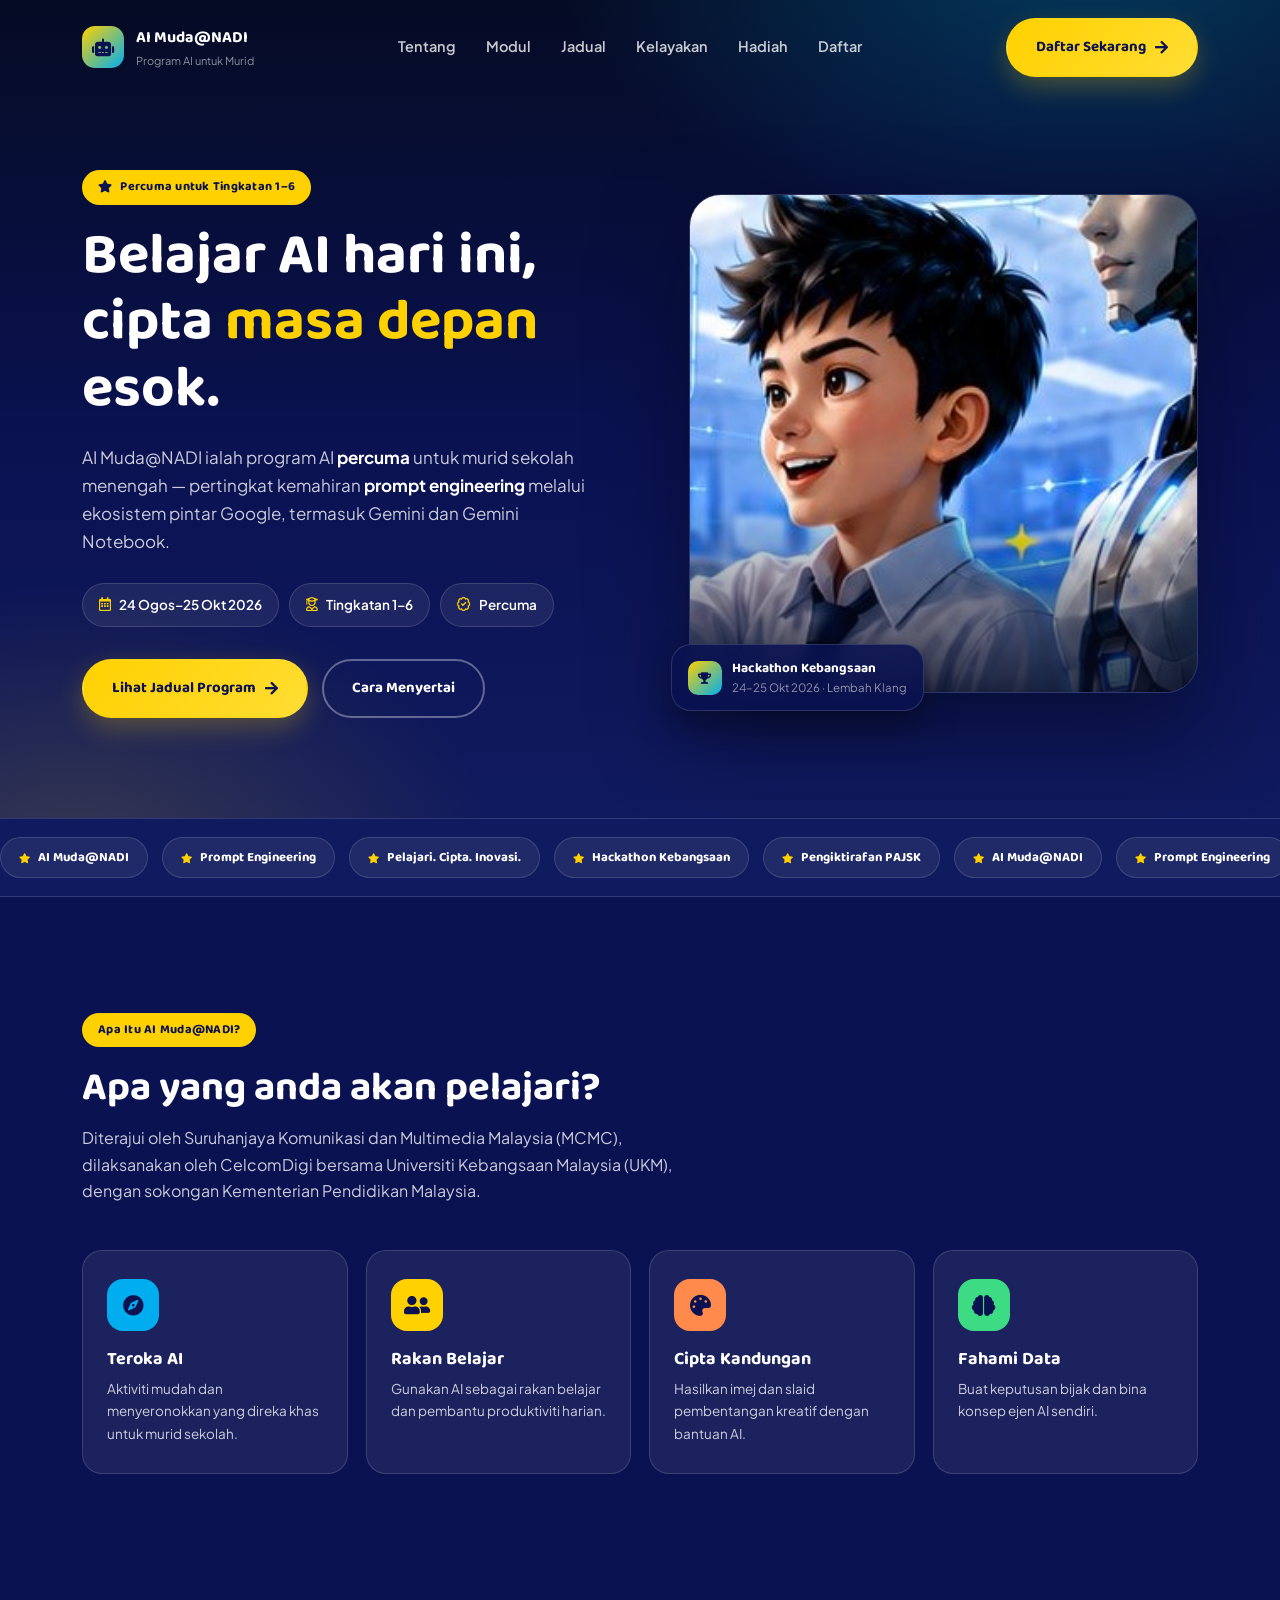
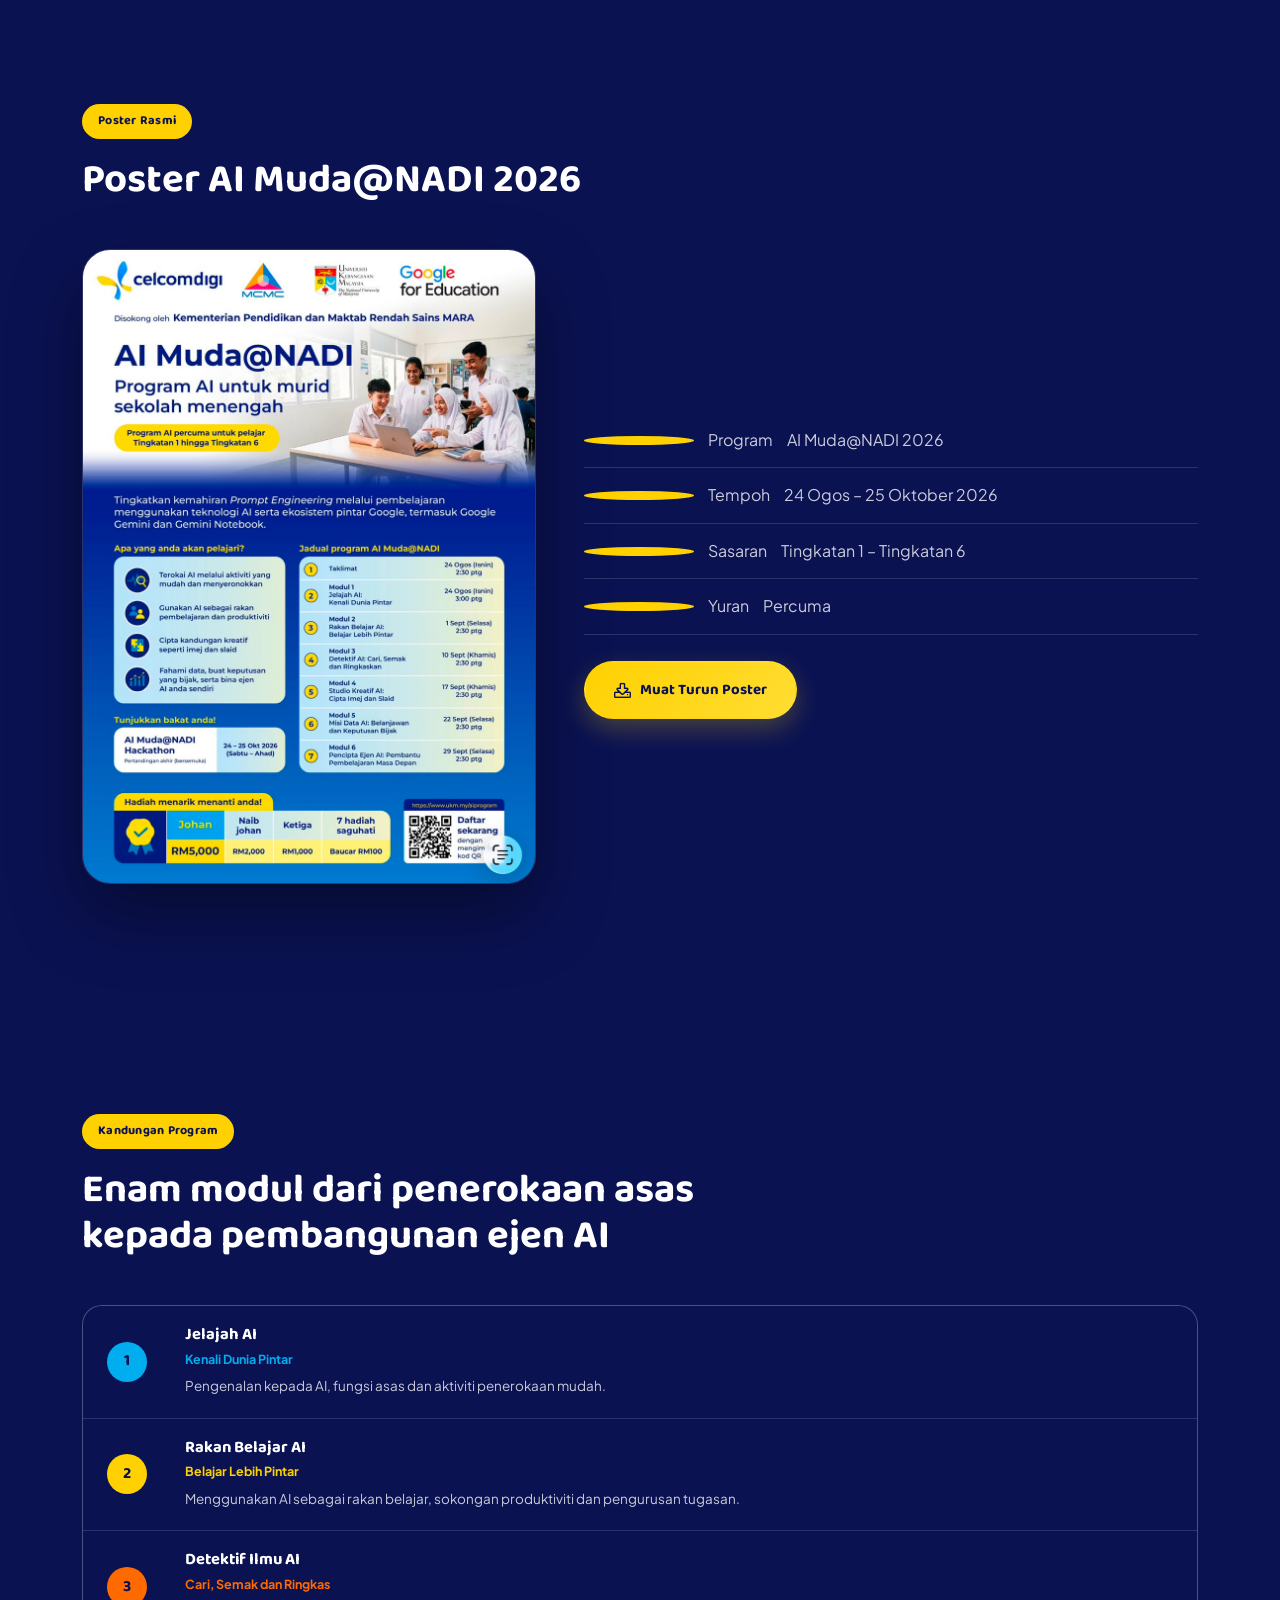
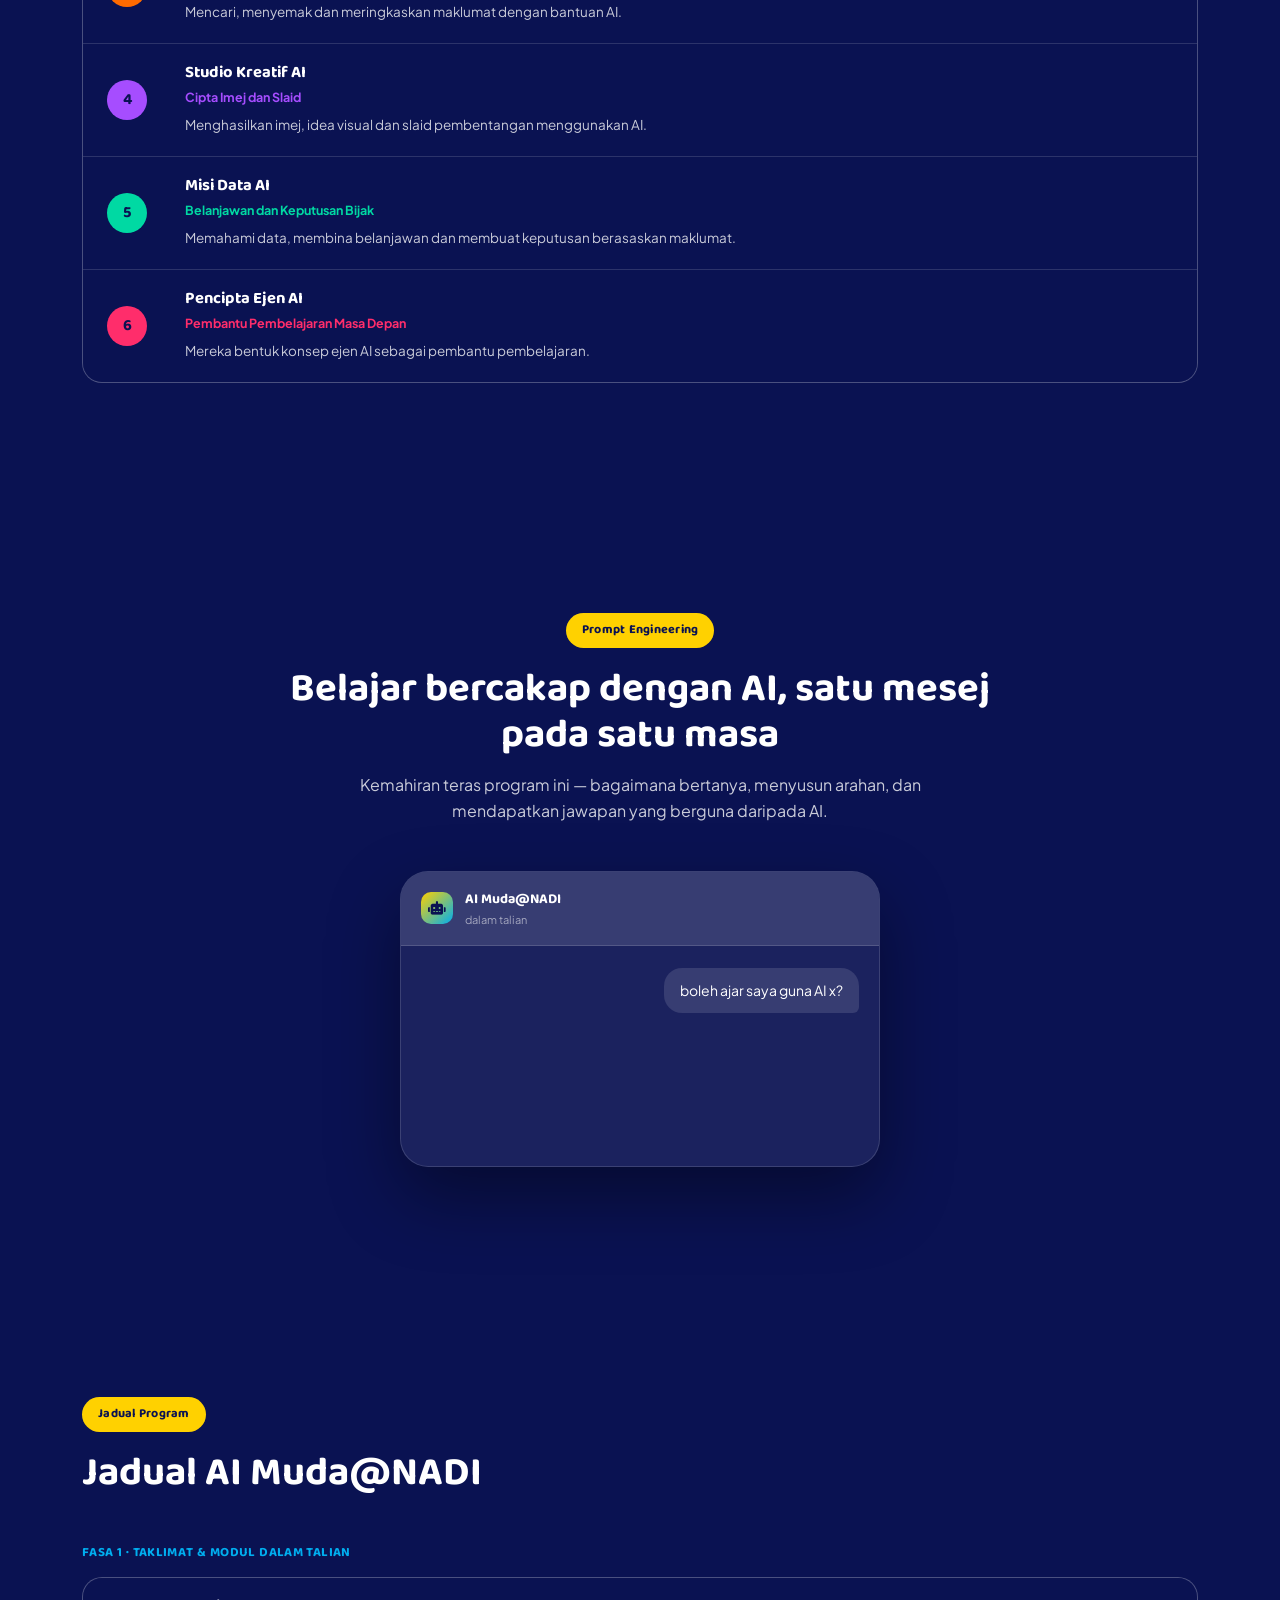
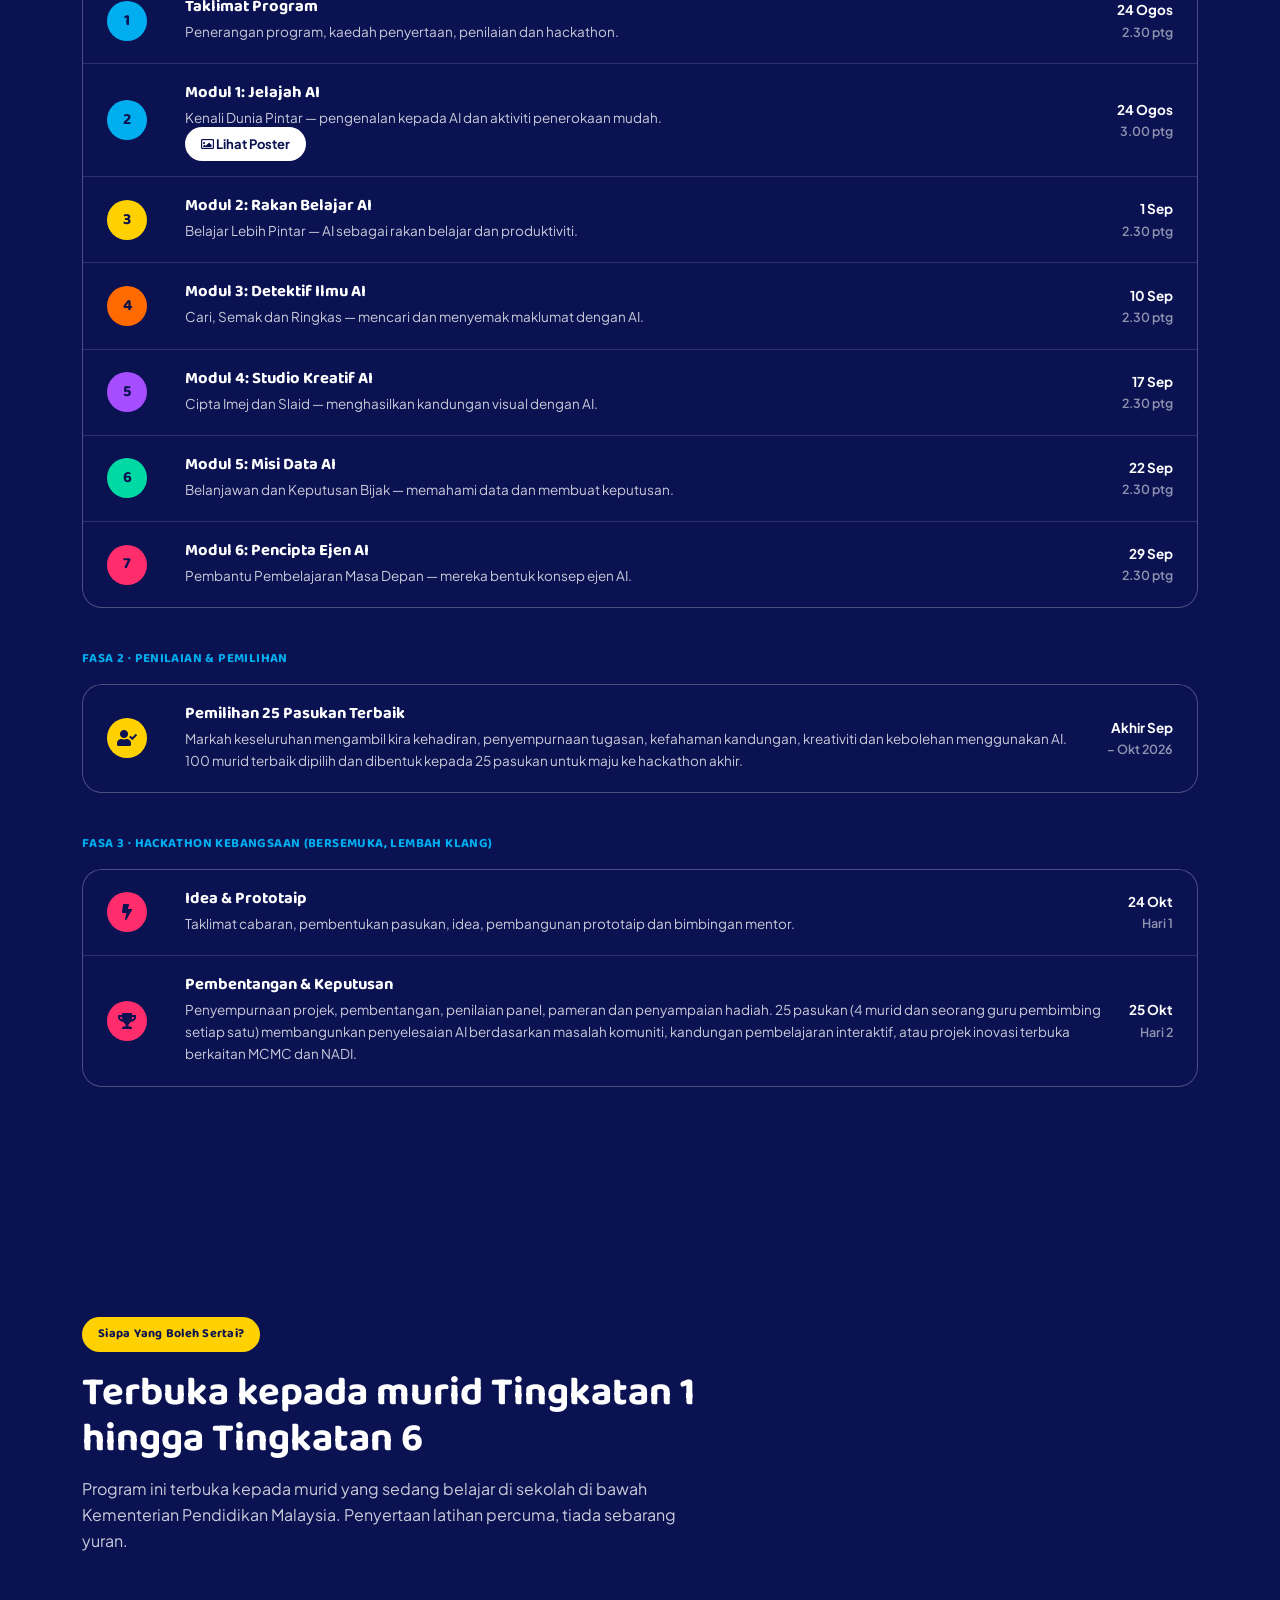
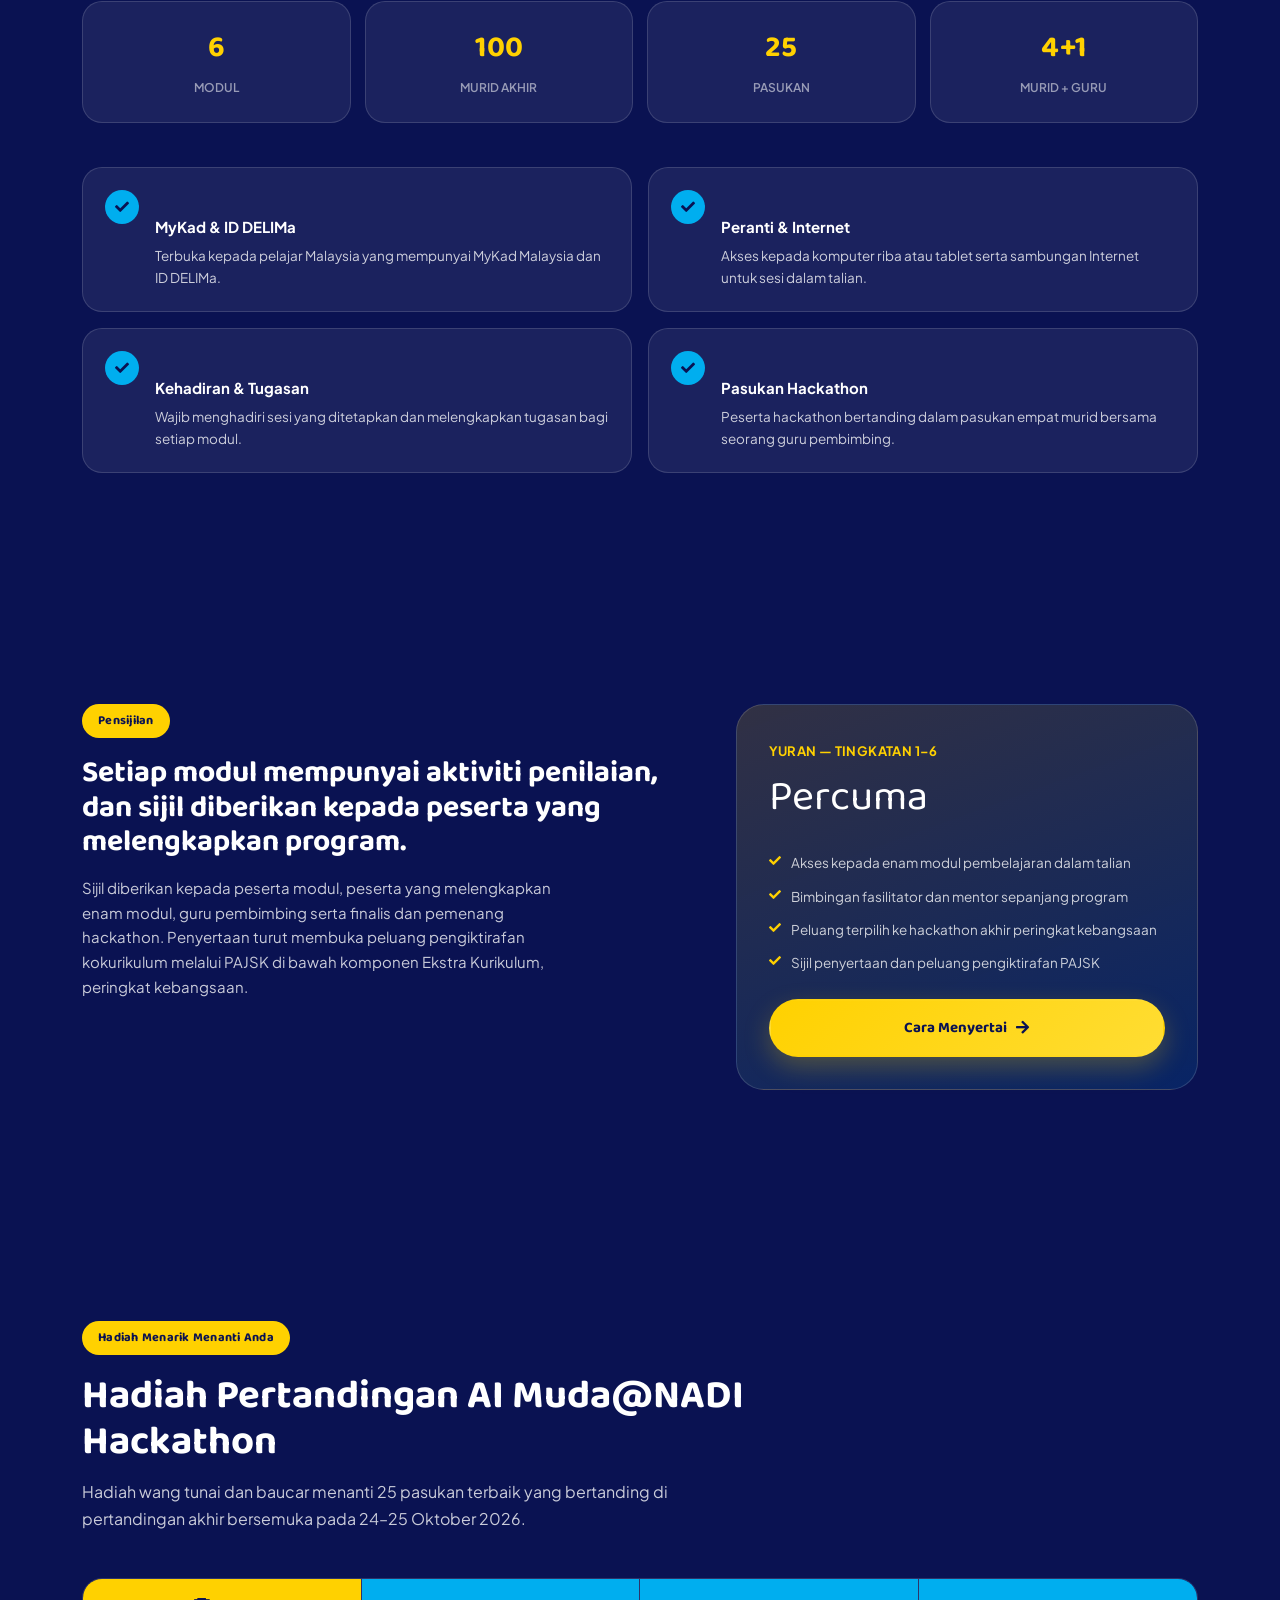
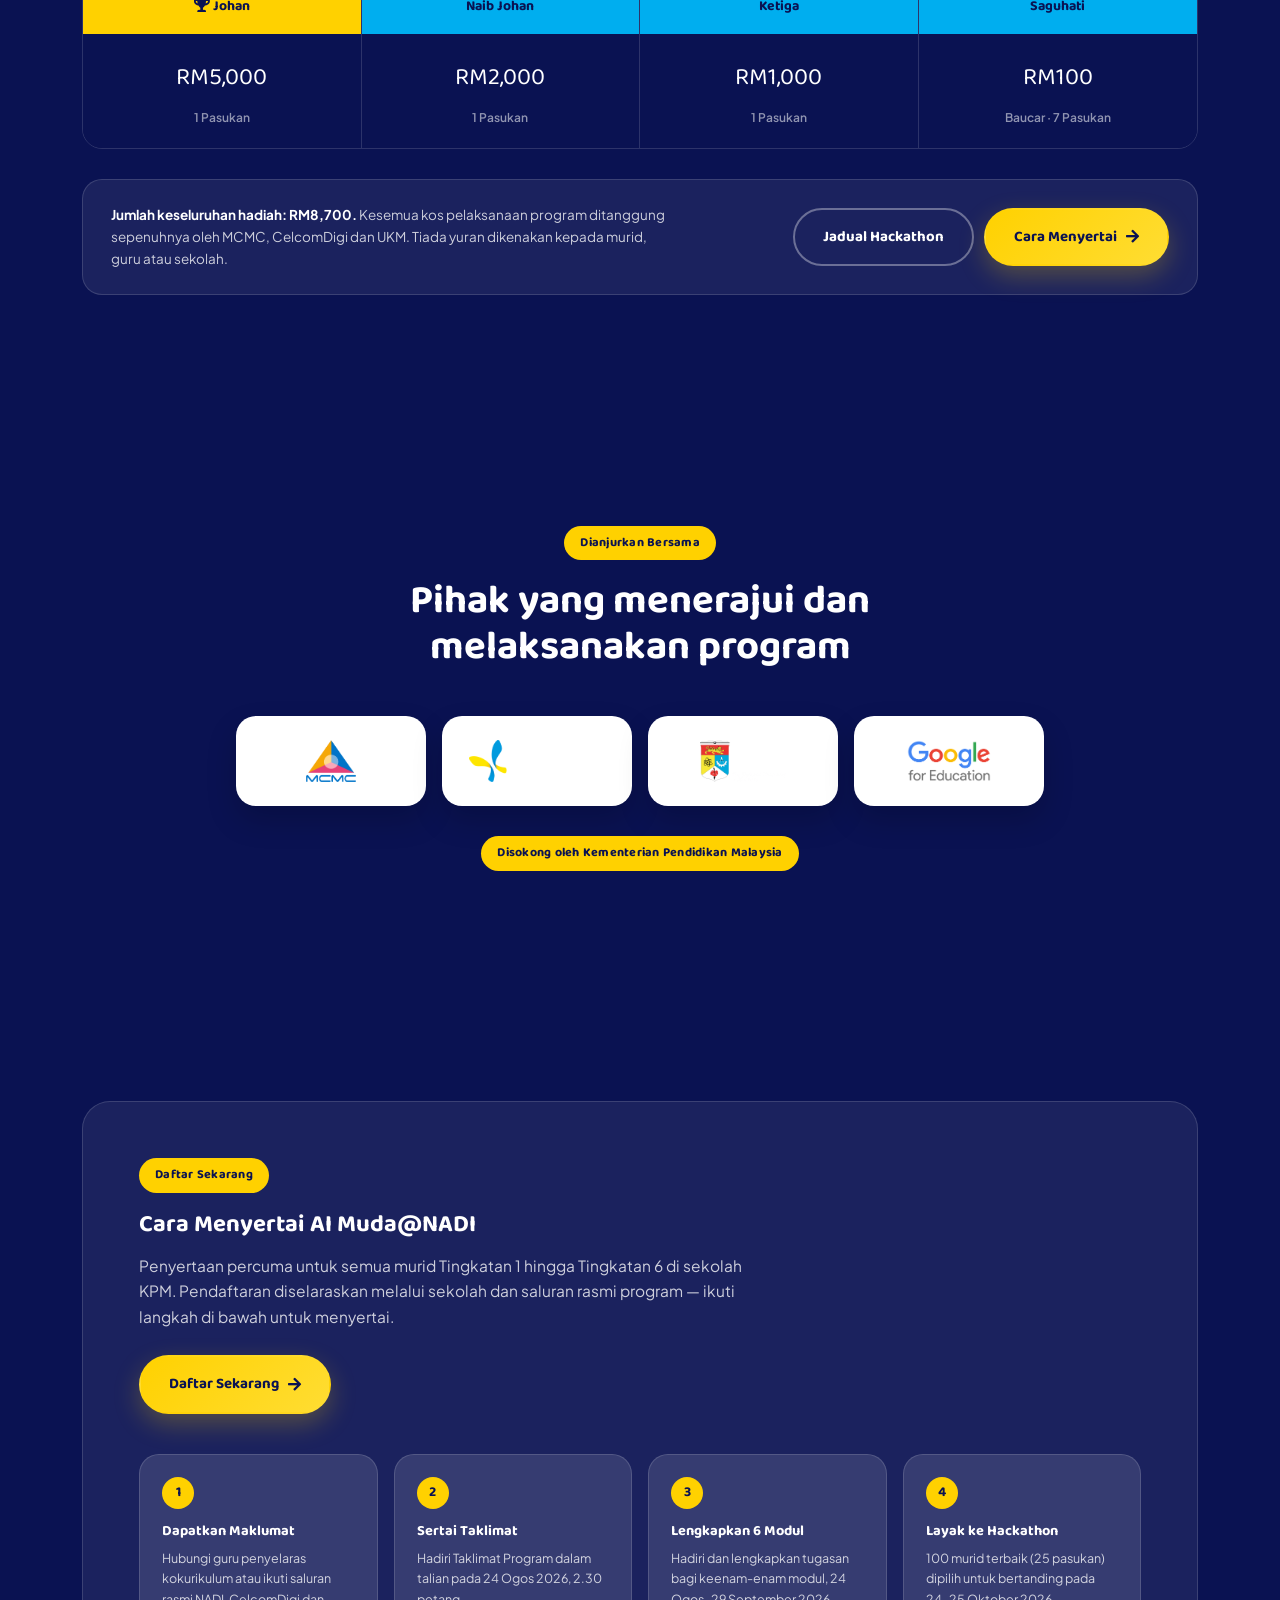
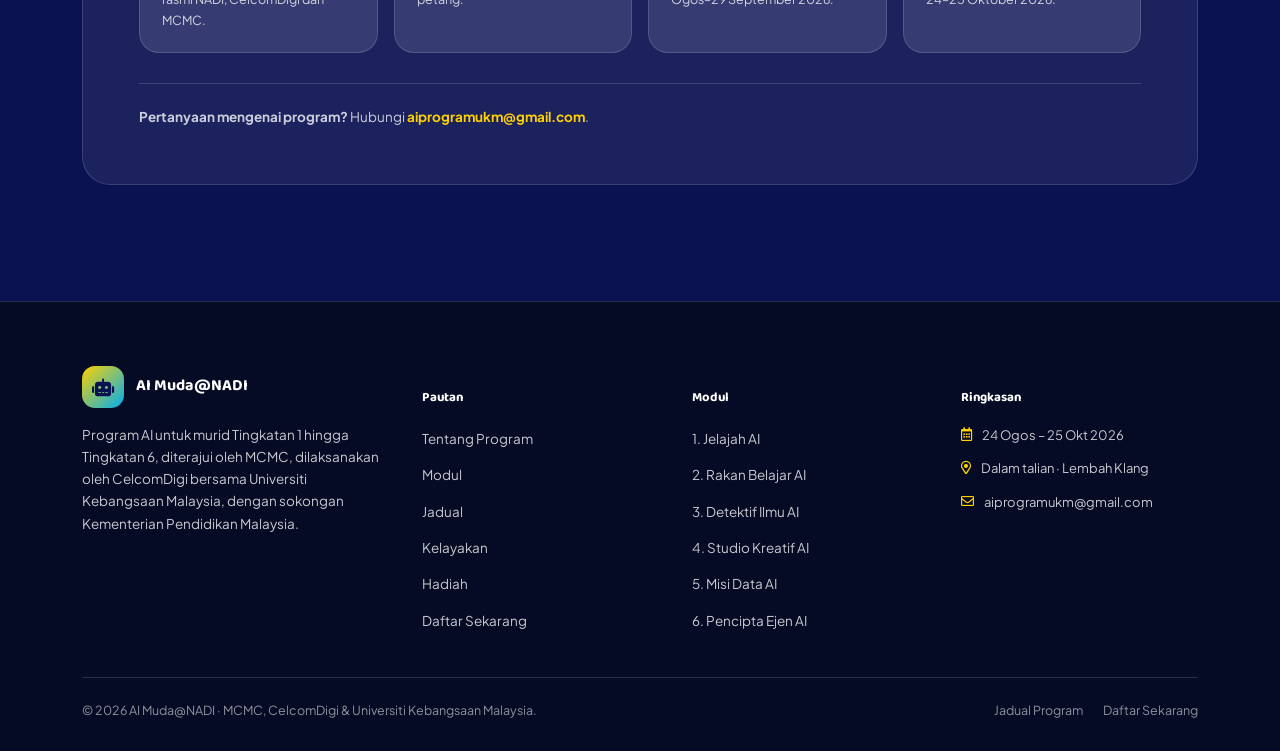
<file: dev-design/index.html>
<!DOCTYPE html>
<html lang="ms">
<head>
    <meta charset="utf-8">
    <meta http-equiv="x-ua-compatible" content="ie=edge">
    <meta name="viewport" content="width=device-width, initial-scale=1, shrink-to-fit=no">
    <meta name="description" content="AI Muda@NADI 2026 — Program AI untuk murid Tingkatan 1 hingga Tingkatan 6, dianjurkan oleh MCMC, dilaksanakan oleh CelcomDigi bersama Universiti Kebangsaan Malaysia (UKM), dengan sokongan Kementerian Pendidikan Malaysia. 24 Ogos hingga 25 Oktober 2026.">
    <title>AI Muda@NADI 2026 | Program AI untuk Murid Sekolah</title>
    <link rel="shortcut icon" href="assets/images/favicon.png" type="image/png">
    <link rel="preconnect" href="https://fonts.googleapis.com">
    <link href="https://fonts.googleapis.com/css2?family=Baloo+2:wght@500;600;700;800&family=Plus+Jakarta+Sans:wght@400;500;600;700&display=swap" rel="stylesheet">
    <link rel="stylesheet" href="assets/fonts/fontawesome/css/all.min.css">
    <link rel="stylesheet" href="assets/css/style.css">
</head>
<body>

    <header class="header">
        <div class="container">
            <a href="#hero" class="brand">
                <span class="brand-mark"><i class="fas fa-robot"></i></span>
                <span class="brand-text"><strong>AI Muda@NADI</strong><small>Program AI untuk Murid</small></span>
            </a>
            <nav class="nav">
                <a href="#tentang">Tentang</a>
                <a href="#modul">Modul</a>
                <a href="#jadual">Jadual</a>
                <a href="#kelayakan">Kelayakan</a>
                <a href="#hadiah">Hadiah</a>
                <a href="#daftar">Daftar</a>
            </nav>
            <div class="header-right">
                <a href="https://bit.ly/aimuda-daftar" target="_blank" rel="noopener noreferrer" class="btn btn-primary desktop-only">Daftar Sekarang<i class="fas fa-arrow-right arrow"></i></a>
                <button class="burger" aria-label="Buka menu"><span></span><span></span><span></span></button>
            </div>
        </div>
    </header>

    <nav class="mobile-nav">
        <a href="#tentang">Tentang</a>
        <a href="#modul">Modul</a>
        <a href="#jadual">Jadual</a>
        <a href="#kelayakan">Kelayakan</a>
        <a href="#hadiah">Hadiah</a>
        <a href="#daftar">Daftar</a>
        <a href="https://bit.ly/aimuda-daftar" target="_blank" rel="noopener noreferrer" class="btn btn-primary" style="align-self:flex-start;margin-top:10px;">Daftar Sekarang<i class="fas fa-arrow-right arrow"></i></a>
    </nav>

    <main>

        <!-- Hero -->
        <section class="hero" id="hero">
            <div class="container">
                <div class="hero-copy">
                    <span class="eyebrow"><i class="fas fa-star"></i> Percuma untuk Tingkatan 1&ndash;6</span>
                    <h1>Belajar AI hari ini,<br>cipta <span class="accent">masa depan</span> esok.</h1>
                    <p class="hero-sub">AI Muda@NADI ialah program AI <b>percuma</b> untuk murid sekolah menengah — pertingkat kemahiran <b>prompt engineering</b> melalui ekosistem pintar Google, termasuk Gemini dan Gemini Notebook.</p>
                    <div class="pill-row">
                        <span class="meta-pill"><i class="far fa-calendar-alt"></i>24 Ogos&ndash;25 Okt 2026</span>
                        <span class="meta-pill"><i class="far fa-user-graduate"></i>Tingkatan 1&ndash;6</span>
                        <span class="meta-pill"><i class="far fa-badge-check"></i>Percuma</span>
                    </div>
                    <div class="hero-cta">
                        <a href="#jadual" class="btn btn-primary">Lihat Jadual Program<i class="fas fa-arrow-right arrow"></i></a>
                        <a href="#daftar" class="btn btn-line">Cara Menyertai</a>
                    </div>
                </div>

                <div class="hero-visual">
                    <div class="hero-art">
                        <img src="assets/images/poster/hero-character-crop.jpg" alt="Ilustrasi murid dan robot AI melambangkan AI Muda@NADI">
                    </div>
                    <div class="floating-badge bottom-left">
                        <span class="b-icon"><i class="fas fa-trophy"></i></span>
                        <span><strong>Hackathon Kebangsaan</strong><span>24&ndash;25 Okt 2026 &middot; Lembah Klang</span></span>
                    </div>
                </div>
            </div>
        </section>

        <!-- Ticker -->
        <div class="ticker">
            <div class="ticker-track">
                <span class="chip"><i class="fas fa-star"></i>AI Muda@NADI</span>
                <span class="chip"><i class="fas fa-star"></i>Prompt Engineering</span>
                <span class="chip"><i class="fas fa-star"></i>Pelajari. Cipta. Inovasi.</span>
                <span class="chip"><i class="fas fa-star"></i>Hackathon Kebangsaan</span>
                <span class="chip"><i class="fas fa-star"></i>Pengiktirafan PAJSK</span>
                <span class="chip"><i class="fas fa-star"></i>AI Muda@NADI</span>
                <span class="chip"><i class="fas fa-star"></i>Prompt Engineering</span>
                <span class="chip"><i class="fas fa-star"></i>Pelajari. Cipta. Inovasi.</span>
                <span class="chip"><i class="fas fa-star"></i>Hackathon Kebangsaan</span>
                <span class="chip"><i class="fas fa-star"></i>Pengiktirafan PAJSK</span>
            </div>
        </div>

        <!-- Tentang -->
        <section class="section" id="tentang">
            <div class="container">
                <div class="head reveal">
                    <span class="eyebrow">Apa Itu AI Muda@NADI?</span>
                    <h2>Apa yang anda akan pelajari?</h2>
                    <p class="sub">Diterajui oleh Suruhanjaya Komunikasi dan Multimedia Malaysia (MCMC), dilaksanakan oleh CelcomDigi bersama Universiti Kebangsaan Malaysia (UKM), dengan sokongan Kementerian Pendidikan Malaysia.</p>
                </div>
                <div class="feature-grid reveal">
                    <div class="feature-card">
                        <span class="feature-icon" style="--icon-color:#00AEEF;"><i class="fas fa-compass"></i></span>
                        <h3>Teroka AI</h3>
                        <p>Aktiviti mudah dan menyeronokkan yang direka khas untuk murid sekolah.</p>
                    </div>
                    <div class="feature-card">
                        <span class="feature-icon" style="--icon-color:#FFD100;"><i class="fas fa-user-friends"></i></span>
                        <h3>Rakan Belajar</h3>
                        <p>Gunakan AI sebagai rakan belajar dan pembantu produktiviti harian.</p>
                    </div>
                    <div class="feature-card">
                        <span class="feature-icon" style="--icon-color:#FF8A4C;"><i class="fas fa-palette"></i></span>
                        <h3>Cipta Kandungan</h3>
                        <p>Hasilkan imej dan slaid pembentangan kreatif dengan bantuan AI.</p>
                    </div>
                    <div class="feature-card">
                        <span class="feature-icon" style="--icon-color:#3DDC84;"><i class="fas fa-brain"></i></span>
                        <h3>Fahami Data</h3>
                        <p>Buat keputusan bijak dan bina konsep ejen AI sendiri.</p>
                    </div>
                </div>
            </div>
        </section>

        <!-- Poster -->
        <section class="section" id="poster">
            <div class="container">
                <div class="head reveal">
                    <span class="eyebrow">Poster Rasmi</span>
                    <h2>Poster AI Muda@NADI 2026</h2>
                </div>
                <div class="poster-block reveal">
                    <div class="poster-frame">
                        <img src="assets/images/poster/poster-ai-muda-nadi.jpg" alt="Poster rasmi AI Muda@NADI 2026 — program AI untuk murid Tingkatan 1 hingga Tingkatan 6, anjuran MCMC, CelcomDigi dan UKM, disokong Kementerian Pendidikan Malaysia">
                    </div>
                    <div class="poster-copy">
                        <div class="info-row"><span class="dot"></span><span>Program</span><span>AI Muda@NADI 2026</span></div>
                        <div class="info-row"><span class="dot"></span><span>Tempoh</span><span>24 Ogos &ndash; 25 Oktober 2026</span></div>
                        <div class="info-row"><span class="dot"></span><span>Sasaran</span><span>Tingkatan 1 &ndash; Tingkatan 6</span></div>
                        <div class="info-row"><span class="dot"></span><span>Yuran</span><span>Percuma</span></div>
                        <a href="assets/images/poster/poster-ai-muda-nadi.jpg" download class="btn btn-primary"><i class="far fa-download"></i>Muat Turun Poster</a>
                    </div>
                </div>
            </div>
        </section>

        <!-- Modul -->
        <section class="section" id="modul">
            <div class="container">
                <div class="head reveal">
                    <span class="eyebrow">Kandungan Program</span>
                    <h2>Enam modul dari penerokaan asas kepada pembangunan ejen AI</h2>
                </div>
                <div class="sched-list reveal">
                    <div class="sched-row" style="--num-color:#00AEEF;">
                        <span class="sched-num">1</span>
                        <div class="sched-content">
                            <h4>Jelajah AI</h4>
                            <span class="sched-focus">Kenali Dunia Pintar</span>
                            <p>Pengenalan kepada AI, fungsi asas dan aktiviti penerokaan mudah.</p>
                        </div>
                    </div>
                    <div class="sched-row" style="--num-color:#FFD100;">
                        <span class="sched-num">2</span>
                        <div class="sched-content">
                            <h4>Rakan Belajar AI</h4>
                            <span class="sched-focus">Belajar Lebih Pintar</span>
                            <p>Menggunakan AI sebagai rakan belajar, sokongan produktiviti dan pengurusan tugasan.</p>
                        </div>
                    </div>
                    <div class="sched-row" style="--num-color:#FF6A00;">
                        <span class="sched-num">3</span>
                        <div class="sched-content">
                            <h4>Detektif Ilmu AI</h4>
                            <span class="sched-focus">Cari, Semak dan Ringkas</span>
                            <p>Mencari, menyemak dan meringkaskan maklumat dengan bantuan AI.</p>
                        </div>
                    </div>
                    <div class="sched-row" style="--num-color:#A64DFF;">
                        <span class="sched-num">4</span>
                        <div class="sched-content">
                            <h4>Studio Kreatif AI</h4>
                            <span class="sched-focus">Cipta Imej dan Slaid</span>
                            <p>Menghasilkan imej, idea visual dan slaid pembentangan menggunakan AI.</p>
                        </div>
                    </div>
                    <div class="sched-row" style="--num-color:#00D9A3;">
                        <span class="sched-num">5</span>
                        <div class="sched-content">
                            <h4>Misi Data AI</h4>
                            <span class="sched-focus">Belanjawan dan Keputusan Bijak</span>
                            <p>Memahami data, membina belanjawan dan membuat keputusan berasaskan maklumat.</p>
                        </div>
                    </div>
                    <div class="sched-row" style="--num-color:#FF2D6B;">
                        <span class="sched-num">6</span>
                        <div class="sched-content">
                            <h4>Pencipta Ejen AI</h4>
                            <span class="sched-focus">Pembantu Pembelajaran Masa Depan</span>
                            <p>Mereka bentuk konsep ejen AI sebagai pembantu pembelajaran.</p>
                        </div>
                    </div>
                </div>
            </div>
        </section>

        <!-- Chat / prompt engineering moment -->
        <section class="section" id="cakap">
            <div class="container">
                <div class="head center reveal">
                    <span class="eyebrow">Prompt Engineering</span>
                    <h2>Belajar bercakap dengan AI, satu mesej pada satu masa</h2>
                    <p class="sub">Kemahiran teras program ini — bagaimana bertanya, menyusun arahan, dan mendapatkan jawapan yang berguna daripada AI.</p>
                </div>
                <div class="chat-window reveal" style="max-width:480px;margin-inline:auto;">
                    <div class="chat-header">
                        <span class="b-icon"><i class="fas fa-robot"></i></span>
                        <span><strong>AI Muda@NADI</strong><span>dalam talian</span></span>
                    </div>
                    <div class="chat-body" data-chat></div>
                </div>
            </div>
        </section>

        <!-- Jadual -->
        <section class="section" id="jadual">
            <div class="container">
                <div class="head reveal">
                    <span class="eyebrow">Jadual Program</span>
                    <h2>Jadual AI Muda@NADI</h2>
                </div>
                <div class="reveal">

                    <div class="phase-label">Fasa 1 &middot; Taklimat &amp; Modul Dalam Talian</div>
                    <div class="sched-list">
                        <div class="sched-row" style="--num-color:#00AEEF;">
                            <span class="sched-num">1</span>
                            <div class="sched-content"><h4>Taklimat Program</h4><p>Penerangan program, kaedah penyertaan, penilaian dan hackathon.</p></div>
                            <div class="sched-when"><b>24 Ogos</b>2.30 ptg</div>
                        </div>
                        <div class="sched-row" style="--num-color:#00AEEF;">
                            <span class="sched-num">2</span>
                            <div class="sched-content">
                                <h4>Modul 1: Jelajah AI</h4>
                                <p>Kenali Dunia Pintar &mdash; pengenalan kepada AI dan aktiviti penerokaan mudah.</p>
                                <a href="assets/images/poster/poster-taklimat-modul1.jpg" target="_blank" rel="noopener noreferrer" class="btn-sm poster-link"><i class="far fa-image"></i> Lihat Poster</a>
                            </div>
                            <div class="sched-when"><b>24 Ogos</b>3.00 ptg</div>
                        </div>
                        <div class="sched-row" style="--num-color:#FFD100;">
                            <span class="sched-num">3</span>
                            <div class="sched-content"><h4>Modul 2: Rakan Belajar AI</h4><p>Belajar Lebih Pintar &mdash; AI sebagai rakan belajar dan produktiviti.</p></div>
                            <div class="sched-when"><b>1 Sep</b>2.30 ptg</div>
                        </div>
                        <div class="sched-row" style="--num-color:#FF6A00;">
                            <span class="sched-num">4</span>
                            <div class="sched-content"><h4>Modul 3: Detektif Ilmu AI</h4><p>Cari, Semak dan Ringkas &mdash; mencari dan menyemak maklumat dengan AI.</p></div>
                            <div class="sched-when"><b>10 Sep</b>2.30 ptg</div>
                        </div>
                        <div class="sched-row" style="--num-color:#A64DFF;">
                            <span class="sched-num">5</span>
                            <div class="sched-content"><h4>Modul 4: Studio Kreatif AI</h4><p>Cipta Imej dan Slaid &mdash; menghasilkan kandungan visual dengan AI.</p></div>
                            <div class="sched-when"><b>17 Sep</b>2.30 ptg</div>
                        </div>
                        <div class="sched-row" style="--num-color:#00D9A3;">
                            <span class="sched-num">6</span>
                            <div class="sched-content"><h4>Modul 5: Misi Data AI</h4><p>Belanjawan dan Keputusan Bijak &mdash; memahami data dan membuat keputusan.</p></div>
                            <div class="sched-when"><b>22 Sep</b>2.30 ptg</div>
                        </div>
                        <div class="sched-row" style="--num-color:#FF2D6B;">
                            <span class="sched-num">7</span>
                            <div class="sched-content"><h4>Modul 6: Pencipta Ejen AI</h4><p>Pembantu Pembelajaran Masa Depan &mdash; mereka bentuk konsep ejen AI.</p></div>
                            <div class="sched-when"><b>29 Sep</b>2.30 ptg</div>
                        </div>
                    </div>

                    <div class="phase-label">Fasa 2 &middot; Penilaian &amp; Pemilihan</div>
                    <div class="sched-list">
                        <div class="sched-row" style="--num-color:#FFD100;">
                            <span class="sched-num"><i class="fas fa-user-check"></i></span>
                            <div class="sched-content"><h4>Pemilihan 25 Pasukan Terbaik</h4><p>Markah keseluruhan mengambil kira kehadiran, penyempurnaan tugasan, kefahaman kandungan, kreativiti dan kebolehan menggunakan AI. 100 murid terbaik dipilih dan dibentuk kepada 25 pasukan untuk maju ke hackathon akhir.</p></div>
                            <div class="sched-when"><b>Akhir Sep</b>&ndash; Okt 2026</div>
                        </div>
                    </div>

                    <div class="phase-label">Fasa 3 &middot; Hackathon Kebangsaan (Bersemuka, Lembah Klang)</div>
                    <div class="sched-list">
                        <div class="sched-row" style="--num-color:#FF2D6B;">
                            <span class="sched-num"><i class="fas fa-bolt"></i></span>
                            <div class="sched-content"><h4>Idea &amp; Prototaip</h4><p>Taklimat cabaran, pembentukan pasukan, idea, pembangunan prototaip dan bimbingan mentor.</p></div>
                            <div class="sched-when"><b>24 Okt</b>Hari 1</div>
                        </div>
                        <div class="sched-row" style="--num-color:#FF2D6B;">
                            <span class="sched-num"><i class="fas fa-trophy"></i></span>
                            <div class="sched-content"><h4>Pembentangan &amp; Keputusan</h4><p>Penyempurnaan projek, pembentangan, penilaian panel, pameran dan penyampaian hadiah. 25 pasukan (4 murid dan seorang guru pembimbing setiap satu) membangunkan penyelesaian AI berdasarkan masalah komuniti, kandungan pembelajaran interaktif, atau projek inovasi terbuka berkaitan MCMC dan NADI.</p></div>
                            <div class="sched-when"><b>25 Okt</b>Hari 2</div>
                        </div>
                    </div>

                </div>
            </div>
        </section>

        <!-- Kelayakan -->
        <section class="section" id="kelayakan">
            <div class="container">
                <div class="head reveal">
                    <span class="eyebrow">Siapa Yang Boleh Sertai?</span>
                    <h2>Terbuka kepada murid Tingkatan 1 hingga Tingkatan 6</h2>
                    <p class="sub">Program ini terbuka kepada murid yang sedang belajar di sekolah di bawah Kementerian Pendidikan Malaysia. Penyertaan latihan percuma, tiada sebarang yuran.</p>
                </div>
                <div class="stat-row reveal">
                    <div class="stat-chip"><strong>6</strong><span>MODUL</span></div>
                    <div class="stat-chip"><strong>100</strong><span>MURID AKHIR</span></div>
                    <div class="stat-chip"><strong>25</strong><span>PASUKAN</span></div>
                    <div class="stat-chip"><strong>4+1</strong><span>MURID + GURU</span></div>
                </div>
                <div class="check-grid reveal">
                    <div class="check-item">
                        <span class="mark"><i class="fas fa-check"></i></span>
                        <div><h5>MyKad &amp; ID DELIMa</h5><p>Terbuka kepada pelajar Malaysia yang mempunyai MyKad Malaysia dan ID DELIMa.</p></div>
                    </div>
                    <div class="check-item">
                        <span class="mark"><i class="fas fa-check"></i></span>
                        <div><h5>Peranti &amp; Internet</h5><p>Akses kepada komputer riba atau tablet serta sambungan Internet untuk sesi dalam talian.</p></div>
                    </div>
                    <div class="check-item">
                        <span class="mark"><i class="fas fa-check"></i></span>
                        <div><h5>Kehadiran &amp; Tugasan</h5><p>Wajib menghadiri sesi yang ditetapkan dan melengkapkan tugasan bagi setiap modul.</p></div>
                    </div>
                    <div class="check-item">
                        <span class="mark"><i class="fas fa-check"></i></span>
                        <div><h5>Pasukan Hackathon</h5><p>Peserta hackathon bertanding dalam pasukan empat murid bersama seorang guru pembimbing.</p></div>
                    </div>
                </div>
            </div>
        </section>

        <!-- Pensijilan + Yuran -->
        <section class="section" id="pensijilan">
            <div class="container">
                <div class="cf-grid reveal">
                    <div class="quote-panel">
                        <span class="eyebrow">Pensijilan</span>
                        <h2>Setiap modul mempunyai aktiviti penilaian, dan sijil diberikan kepada peserta yang melengkapkan program.</h2>
                        <p>Sijil diberikan kepada peserta modul, peserta yang melengkapkan enam modul, guru pembimbing serta finalis dan pemenang hackathon. Penyertaan turut membuka peluang pengiktirafan kokurikulum melalui PAJSK di bawah komponen Ekstra Kurikulum, peringkat kebangsaan.</p>
                    </div>
                    <div class="fee-panel">
                        <div>
                            <span class="fee-plan">Yuran &mdash; Tingkatan 1&ndash;6</span>
                            <div class="fee-price">Percuma</div>
                            <ul class="fee-list">
                                <li><i class="fas fa-check"></i>Akses kepada enam modul pembelajaran dalam talian</li>
                                <li><i class="fas fa-check"></i>Bimbingan fasilitator dan mentor sepanjang program</li>
                                <li><i class="fas fa-check"></i>Peluang terpilih ke hackathon akhir peringkat kebangsaan</li>
                                <li><i class="fas fa-check"></i>Sijil penyertaan dan peluang pengiktirafan PAJSK</li>
                            </ul>
                        </div>
                        <a href="#daftar" class="btn btn-primary" style="width:100%;justify-content:center;">Cara Menyertai<i class="fas fa-arrow-right arrow"></i></a>
                    </div>
                </div>
            </div>
        </section>

        <!-- Hadiah -->
        <section class="section" id="hadiah">
            <div class="container">
                <div class="head reveal">
                    <span class="eyebrow">Hadiah Menarik Menanti Anda</span>
                    <h2>Hadiah Pertandingan AI Muda@NADI Hackathon</h2>
                    <p class="sub">Hadiah wang tunai dan baucar menanti 25 pasukan terbaik yang bertanding di pertandingan akhir bersemuka pada 24&ndash;25 Oktober 2026.</p>
                </div>
                <div class="prize-table reveal">
                    <div class="prize-col top">
                        <div class="prize-head"><i class="fas fa-trophy"></i> Johan</div>
                        <div class="prize-value">RM5,000</div>
                        <div class="prize-label">1 Pasukan</div>
                    </div>
                    <div class="prize-col">
                        <div class="prize-head">Naib Johan</div>
                        <div class="prize-value">RM2,000</div>
                        <div class="prize-label">1 Pasukan</div>
                    </div>
                    <div class="prize-col">
                        <div class="prize-head">Ketiga</div>
                        <div class="prize-value">RM1,000</div>
                        <div class="prize-label">1 Pasukan</div>
                    </div>
                    <div class="prize-col">
                        <div class="prize-head">Saguhati</div>
                        <div class="prize-value">RM100</div>
                        <div class="prize-label">Baucar &middot; 7 Pasukan</div>
                    </div>
                </div>
                <div class="note-bar reveal">
                    <p><strong>Jumlah keseluruhan hadiah: RM8,700.</strong> Kesemua kos pelaksanaan program ditanggung sepenuhnya oleh MCMC, CelcomDigi dan UKM. Tiada yuran dikenakan kepada murid, guru atau sekolah.</p>
                    <div class="actions">
                        <a href="#jadual" class="btn btn-line">Jadual Hackathon</a>
                        <a href="#daftar" class="btn btn-primary">Cara Menyertai<i class="fas fa-arrow-right arrow"></i></a>
                    </div>
                </div>
            </div>
        </section>

        <!-- Partners -->
        <section class="section" id="anjuran">
            <div class="container">
                <div class="head center reveal">
                    <span class="eyebrow">Dianjurkan Bersama</span>
                    <h2>Pihak yang menerajui dan melaksanakan program</h2>
                </div>
                <div class="partner-strip reveal">
                    <div class="partner-chip"><img src="assets/images/partners/mcmc.png" alt="Logo MCMC"></div>
                    <div class="partner-chip"><img src="assets/images/partners/celcomdigi.png" alt="Logo CelcomDigi"></div>
                    <div class="partner-chip"><img src="assets/images/partners/ukm.png" alt="Logo Universiti Kebangsaan Malaysia"></div>
                    <div class="partner-chip"><img src="assets/images/partners/google-education.png" alt="Logo Google for Education"></div>
                </div>
                <div class="head center reveal" style="margin-bottom:0;">
                    <span class="eyebrow" style="margin-bottom:0;">Disokong oleh Kementerian Pendidikan Malaysia</span>
                </div>
            </div>
        </section>

        <!-- Daftar -->
        <section class="section" id="daftar">
            <div class="container">
                <div class="register-shell reveal">
                    <span class="eyebrow">Daftar Sekarang</span>
                    <h2>Cara Menyertai AI Muda@NADI</h2>
                    <p class="sub">Penyertaan percuma untuk semua murid Tingkatan 1 hingga Tingkatan 6 di sekolah KPM. Pendaftaran diselaraskan melalui sekolah dan saluran rasmi program &mdash; ikuti langkah di bawah untuk menyertai.</p>
                    <a href="https://bit.ly/aimuda-daftar" target="_blank" rel="noopener noreferrer" class="btn btn-primary">Daftar Sekarang<i class="fas fa-arrow-right arrow"></i></a>

                    <div class="step-list">
                        <div class="step-cell">
                            <span class="n">1</span>
                            <h4>Dapatkan Maklumat</h4>
                            <p>Hubungi guru penyelaras kokurikulum atau ikuti saluran rasmi NADI, CelcomDigi dan MCMC.</p>
                        </div>
                        <div class="step-cell">
                            <span class="n">2</span>
                            <h4>Sertai Taklimat</h4>
                            <p>Hadiri Taklimat Program dalam talian pada 24 Ogos 2026, 2.30 petang.</p>
                        </div>
                        <div class="step-cell">
                            <span class="n">3</span>
                            <h4>Lengkapkan 6 Modul</h4>
                            <p>Hadiri dan lengkapkan tugasan bagi keenam-enam modul, 24 Ogos&ndash;29 September 2026.</p>
                        </div>
                        <div class="step-cell">
                            <span class="n">4</span>
                            <h4>Layak ke Hackathon</h4>
                            <p>100 murid terbaik (25 pasukan) dipilih untuk bertanding pada 24&ndash;25 Oktober 2026.</p>
                        </div>
                    </div>

                    <div class="contact-line">
                        <strong>Pertanyaan mengenai program?</strong> Hubungi <a href="mailto:aiprogramukm@gmail.com">aiprogramukm@gmail.com</a>.
                    </div>
                </div>
            </div>
        </section>

    </main>

    <footer class="footer">
        <div class="container">
            <div class="footer-grid">
                <div class="footer-about">
                    <a href="#hero" class="brand">
                        <span class="brand-mark"><i class="fas fa-robot"></i></span>
                        <span class="brand-text"><strong>AI Muda@NADI</strong></span>
                    </a>
                    <p>Program AI untuk murid Tingkatan 1 hingga Tingkatan 6, diterajui oleh MCMC, dilaksanakan oleh CelcomDigi bersama Universiti Kebangsaan Malaysia, dengan sokongan Kementerian Pendidikan Malaysia.</p>
                </div>
                <div class="footer-col">
                    <h5>Pautan</h5>
                    <ul>
                        <li><a href="#tentang">Tentang Program</a></li>
                        <li><a href="#modul">Modul</a></li>
                        <li><a href="#jadual">Jadual</a></li>
                        <li><a href="#kelayakan">Kelayakan</a></li>
                        <li><a href="#hadiah">Hadiah</a></li>
                        <li><a href="#daftar">Daftar Sekarang</a></li>
                    </ul>
                </div>
                <div class="footer-col">
                    <h5>Modul</h5>
                    <ul>
                        <li><a href="#modul">1. Jelajah AI</a></li>
                        <li><a href="#modul">2. Rakan Belajar AI</a></li>
                        <li><a href="#modul">3. Detektif Ilmu AI</a></li>
                        <li><a href="#modul">4. Studio Kreatif AI</a></li>
                        <li><a href="#modul">5. Misi Data AI</a></li>
                        <li><a href="#modul">6. Pencipta Ejen AI</a></li>
                    </ul>
                </div>
                <div class="footer-col">
                    <h5>Ringkasan</h5>
                    <div class="footer-line"><i class="far fa-calendar-alt"></i><span>24 Ogos &ndash; 25 Okt 2026</span></div>
                    <div class="footer-line"><i class="far fa-map-marker-alt"></i><span>Dalam talian &middot; Lembah Klang</span></div>
                    <div class="footer-line"><i class="far fa-envelope"></i><span><a href="mailto:aiprogramukm@gmail.com" style="color:inherit;">aiprogramukm@gmail.com</a></span></div>
                </div>
            </div>
            <div class="footer-bottom">
                <p>&copy; 2026 AI Muda@NADI &middot; MCMC, CelcomDigi &amp; Universiti Kebangsaan Malaysia.</p>
                <div class="links">
                    <a href="#jadual">Jadual Program</a>
                    <a href="#daftar">Daftar Sekarang</a>
                </div>
            </div>
        </div>
    </footer>

    <script src="assets/js/main.js"></script>
</body>
</html>
</file>
<file: dev-design/assets/css/style.css>
/* ==========================================================================
   AI Muda@NADI — poster-native redesign
   Palette and structural language lifted directly from the official poster:
   navy/gold/cyan, circled-number schedule lists, icon-badge feature cards,
   the prize table. Signature: a friendly chat-bubble prompt exchange.
   ========================================================================== */

:root {
    --navy: #0A1252;
    --navy-2: #101A5E;
    --navy-deep: #050B24;
    --panel: rgba(255, 255, 255, 0.07);
    --panel-strong: rgba(255, 255, 255, 0.12);
    --line: rgba(255, 255, 255, 0.14);

    --gold: #FFD100;
    --gold-bright: #FFDD33;
    --cyan: #00AEEF;

    --white: #ffffff;
    --ink: #0A1252;
    --text-dim: rgba(255, 255, 255, 0.78);
    --text-faint: rgba(255, 255, 255, 0.55);

    --font-display: "Baloo 2", sans-serif;
    --font-body: "Plus Jakarta Sans", sans-serif;

    --container: 1180px;
    --r-lg: 28px;
    --r-md: 20px;
    --r-sm: 14px;
    --r-pill: 999px;

    --pad: clamp(72px, 9vw, 120px);
}

* { box-sizing: border-box; }
html { scroll-behavior: smooth; }

@media (prefers-reduced-motion: reduce) {
    html { scroll-behavior: auto; }
    * { animation-duration: 0.001ms !important; animation-iteration-count: 1 !important; transition-duration: 0.001ms !important; }
}

body {
    margin: 0;
    background: var(--navy);
    color: var(--text-dim);
    font-family: var(--font-body);
    font-size: 16px;
    line-height: 1.65;
    -webkit-font-smoothing: antialiased;
    overflow-x: hidden;
}

body.menu-open { overflow: hidden; }
img { max-width: 100%; display: block; }
a { color: inherit; text-decoration: none; }
ul { list-style: none; margin: 0; padding: 0; }

h1, h2, h3, h4 {
    font-family: var(--font-display);
    color: var(--white);
    font-weight: 700;
    margin: 0;
    line-height: 1.15;
}

p { margin: 0; }

:focus-visible { outline: 3px solid var(--gold); outline-offset: 3px; }

.container { max-width: var(--container); margin-inline: auto; padding-inline: clamp(20px, 5vw, 32px); }

.section { padding-block: var(--pad); position: relative; }

/* ---------- pill badge eyebrow (poster's yellow-pill language) ---------- */

.eyebrow {
    display: inline-flex;
    align-items: center;
    gap: 8px;
    background: var(--gold);
    color: var(--ink);
    font-family: var(--font-display);
    font-weight: 700;
    font-size: 12.5px;
    letter-spacing: 0.02em;
    padding: 7px 16px;
    border-radius: var(--r-pill);
    margin-bottom: 18px;
}

.head { max-width: 700px; margin-bottom: 46px; }
.head.center { margin-inline: auto; text-align: center; }
.head.center .eyebrow { margin-inline: auto; }

.head h2 { font-size: clamp(28px, 3.6vw, 40px); }

.head .sub {
    margin-top: 14px;
    font-size: 16px;
    color: var(--text-dim);
    max-width: 620px;
}
.head.center .sub { margin-inline: auto; }

/* ---------- buttons ---------- */

.btn {
    display: inline-flex;
    align-items: center;
    gap: 9px;
    padding: 15px 28px;
    border-radius: var(--r-pill);
    font-family: var(--font-display);
    font-weight: 700;
    font-size: 15px;
    border: 2px solid transparent;
    cursor: pointer;
    transition: transform 0.2s ease, box-shadow 0.2s ease, border-color 0.2s ease, background 0.2s ease, color 0.2s ease;
    white-space: nowrap;
}

.btn-primary {
    background: linear-gradient(135deg, var(--gold), var(--gold-bright));
    color: var(--ink);
    box-shadow: 0 10px 26px rgba(255, 209, 0, 0.25);
}
.btn-primary:hover { transform: translateY(-2px) scale(1.02); box-shadow: 0 14px 32px rgba(255, 209, 0, 0.35); }

.btn-line {
    background: transparent;
    color: var(--white);
    border-color: rgba(255, 255, 255, 0.35);
}
.btn-line:hover { border-color: var(--cyan); color: var(--cyan); }

.btn-sm {
    padding: 9px 16px;
    font-size: 13px;
    border-radius: var(--r-pill);
    background: var(--white);
    color: var(--ink);
    font-weight: 700;
    border: none;
}
.btn-sm:hover { background: var(--gold); }

.arrow { transition: transform 0.2s ease; }
.btn:hover .arrow { transform: translateX(3px); }

/* ==========================================================================
   Header
   ========================================================================== */

.header {
    position: fixed;
    inset: 0 0 auto 0;
    z-index: 500;
    padding-block: 18px;
    transition: background 0.3s ease, padding 0.3s ease;
}

.header.scrolled {
    background: rgba(10, 18, 82, 0.9);
    backdrop-filter: blur(14px);
    padding-block: 12px;
    box-shadow: 0 10px 30px rgba(0, 0, 0, 0.25);
}

.header .container { display: flex; align-items: center; justify-content: space-between; gap: 20px; }

.brand { display: flex; align-items: center; gap: 12px; }

.brand-mark {
    width: 42px;
    height: 42px;
    border-radius: 13px;
    display: grid;
    place-items: center;
    background: linear-gradient(135deg, var(--gold), var(--cyan));
    color: var(--ink);
    font-size: 18px;
    flex-shrink: 0;
}

.brand-text strong { display: block; font-family: var(--font-display); font-weight: 700; color: var(--white); font-size: 16px; }
.brand-text small { display: block; color: var(--text-faint); font-size: 11px; }

.nav { display: flex; align-items: center; gap: 30px; }
.nav a { font-size: 14.5px; font-weight: 600; color: var(--text-dim); transition: color 0.2s ease; }
.nav a:hover { color: var(--gold); }

.header-right { display: flex; align-items: center; gap: 14px; }

.burger {
    display: none;
    width: 42px;
    height: 42px;
    border-radius: 12px;
    border: 1px solid var(--line);
    background: var(--panel);
    flex-direction: column;
    align-items: center;
    justify-content: center;
    gap: 5px;
    cursor: pointer;
}
.burger span { width: 18px; height: 2px; background: var(--white); border-radius: 2px; transition: transform 0.25s ease, opacity 0.25s ease; }
body.menu-open .burger span:nth-child(1) { transform: translateY(7px) rotate(45deg); }
body.menu-open .burger span:nth-child(2) { opacity: 0; }
body.menu-open .burger span:nth-child(3) { transform: translateY(-7px) rotate(-45deg); }

.mobile-nav {
    position: fixed;
    inset: 0;
    z-index: 460;
    background: var(--navy);
    padding: 104px 28px 40px;
    display: flex;
    flex-direction: column;
    gap: 26px;
    transform: translateY(-100%);
    transition: transform 0.35s ease;
}
body.menu-open .mobile-nav { transform: translateY(0); }
.mobile-nav a { font-family: var(--font-display); font-size: 26px; font-weight: 700; color: var(--white); }

/* ==========================================================================
   Hero
   ========================================================================== */

.hero {
    position: relative;
    padding-top: clamp(130px, 18vw, 170px);
    padding-bottom: clamp(70px, 8vw, 100px);
    background:
        radial-gradient(900px 520px at 85% -8%, rgba(0, 174, 239, 0.30), transparent 60%),
        radial-gradient(700px 460px at 6% 105%, rgba(255, 209, 0, 0.16), transparent 60%),
        linear-gradient(180deg, var(--navy-deep) 0%, var(--navy) 55%, var(--navy-2) 100%);
    overflow: hidden;
}

.hero .container {
    display: grid;
    grid-template-columns: minmax(0, 1.05fr) minmax(0, 0.95fr);
    align-items: center;
    gap: 44px;
}

.hero h1 {
    font-size: clamp(38px, 5.4vw, 58px);
    margin-bottom: 20px;
}
.hero h1 .accent { color: var(--gold); }

.hero-sub {
    font-size: 17px;
    color: var(--text-dim);
    max-width: 520px;
    margin-bottom: 28px;
}
.hero-sub b { color: var(--white); font-weight: 700; }

.pill-row { display: flex; flex-wrap: wrap; gap: 10px; margin-bottom: 32px; }

.meta-pill {
    display: inline-flex;
    align-items: center;
    gap: 8px;
    padding: 10px 16px;
    border-radius: var(--r-pill);
    background: var(--panel);
    border: 1px solid var(--line);
    font-size: 13.5px;
    font-weight: 600;
    color: var(--white);
}
.meta-pill i { color: var(--gold); }

.hero-cta { display: flex; flex-wrap: wrap; gap: 14px; }

.hero-visual { position: relative; }

.hero-art {
    position: relative;
    border-radius: 32px;
    overflow: hidden;
    border: 1px solid var(--line);
    box-shadow: 0 40px 90px rgba(2, 6, 23, 0.5);
    aspect-ratio: 1 / 0.98;
}
.hero-art img {
    width: 100%;
    height: 100%;
    display: block;
    object-fit: cover;
    object-position: center 40%;
}
.hero-art::after {
    content: "";
    position: absolute;
    inset: 0;
    background: linear-gradient(180deg, transparent 62%, rgba(5, 11, 36, 0.82) 100%);
}

.floating-badge {
    position: absolute;
    display: flex;
    align-items: center;
    gap: 10px;
    padding: 12px 16px;
    border-radius: var(--r-md);
    background: rgba(10, 18, 82, 0.85);
    border: 1px solid var(--line);
    backdrop-filter: blur(8px);
    box-shadow: 0 16px 34px rgba(0, 0, 0, 0.35);
}
.floating-badge.bottom-left { left: -18px; bottom: -18px; }
.floating-badge .b-icon {
    width: 34px; height: 34px; border-radius: 10px;
    display: grid; place-items: center;
    background: linear-gradient(135deg, var(--gold), var(--cyan));
    color: var(--ink); flex-shrink: 0;
}
.floating-badge strong { display: block; color: var(--white); font-size: 13.5px; font-family: var(--font-display); }
.floating-badge span { display: block; color: var(--text-faint); font-size: 11.5px; }

.sparkle {
    position: absolute;
    color: var(--gold);
    opacity: 0.85;
}

/* ==========================================================================
   Reveal
   ========================================================================== */

.reveal { opacity: 0; transform: translateY(18px); transition: opacity 0.6s ease, transform 0.6s ease; }
.reveal.visible { opacity: 1; transform: translateY(0); }

/* ==========================================================================
   Ticker
   ========================================================================== */

.ticker { padding-block: 18px; background: var(--navy-2); border-top: 1px solid var(--line); border-bottom: 1px solid var(--line); overflow: hidden; }
.ticker-track { display: flex; width: max-content; gap: 14px; animation: scroll-left 30s linear infinite; }
.ticker-track .chip {
    display: inline-flex; align-items: center; gap: 8px;
    font-family: var(--font-display); font-weight: 700; font-size: 13px;
    color: var(--white); background: var(--panel); border: 1px solid var(--line);
    padding: 9px 18px; border-radius: var(--r-pill); white-space: nowrap;
}
.ticker-track .chip i { color: var(--gold); font-size: 10px; }
@keyframes scroll-left { from { transform: translateX(0); } to { transform: translateX(-50%); } }

/* ==========================================================================
   Feature cards (Tentang) — icon badges like the poster's own info icons
   ========================================================================== */

.feature-grid { display: grid; grid-template-columns: repeat(4, minmax(0, 1fr)); gap: 18px; }

.feature-card {
    padding: 28px 24px;
    border-radius: var(--r-md);
    background: var(--panel);
    border: 1px solid var(--line);
    transition: transform 0.3s ease, background 0.3s ease;
}
.feature-card:hover { transform: translateY(-4px); background: var(--panel-strong); }

.feature-icon {
    width: 52px; height: 52px; border-radius: 16px;
    display: grid; place-items: center; margin-bottom: 18px;
    font-size: 21px; color: var(--ink);
    background: var(--icon-color, var(--gold));
}

.feature-card h3 { font-size: 18px; margin-bottom: 8px; }
.feature-card p { font-size: 13.5px; }

/* ==========================================================================
   Poster
   ========================================================================== */

.poster-block { display: grid; grid-template-columns: minmax(0, 0.85fr) minmax(0, 1.15fr); gap: 48px; align-items: center; }

.poster-frame { border-radius: var(--r-lg); overflow: hidden; border: 1px solid var(--line); box-shadow: 0 30px 70px rgba(0, 0, 0, 0.4); }

.poster-copy .info-row {
    display: flex; align-items: center; gap: 14px;
    padding-block: 14px; border-bottom: 1px solid var(--line);
}
.poster-copy .info-row .dot { width: 9px; height: 9px; border-radius: 50%; background: var(--gold); flex-shrink: 0; }
.poster-copy .info-row span:first-of-type { font-weight: 700; color: var(--white); min-width: 110px; }
.poster-copy .info-row span:last-of-type { color: var(--text-dim); }
.poster-copy .btn { margin-top: 26px; }

/* ==========================================================================
   Modules & Jadual — poster's own numbered-circle schedule list
   ========================================================================== */

.sched-list { display: flex; flex-direction: column; gap: 1px; background: var(--line); border-radius: var(--r-md); overflow: hidden; border: 1px solid var(--line); }

.sched-row {
    background: var(--navy);
    display: grid;
    grid-template-columns: 60px minmax(0, 1fr) auto;
    align-items: center;
    gap: 18px;
    padding: 20px 24px;
}

.sched-num {
    width: 40px; height: 40px; border-radius: 50%;
    display: grid; place-items: center;
    background: var(--num-color, var(--gold));
    color: var(--ink);
    font-family: var(--font-display);
    font-weight: 700;
    font-size: 16px;
}

.sched-content h4 { font-size: 16.5px; margin-bottom: 4px; }
.sched-focus { display: block; font-size: 12.5px; font-weight: 700; color: var(--num-color, var(--gold)); margin-bottom: 6px; }
.sched-content p { font-size: 13.5px; }

.sched-when { text-align: right; font-size: 12.5px; color: var(--text-faint); font-weight: 600; white-space: nowrap; }
.sched-when b { display: block; color: var(--white); font-size: 13.5px; }

.poster-link { margin-top: 10px; }

.phase-label {
    font-family: var(--font-display);
    font-weight: 700;
    font-size: 13px;
    color: var(--cyan);
    text-transform: uppercase;
    letter-spacing: 0.03em;
    margin: 40px 0 14px;
}
.phase-label:first-child { margin-top: 0; }

@media (max-width: 720px) {
    .sched-row { grid-template-columns: 48px minmax(0,1fr); }
    .sched-when { grid-column: 2; text-align: left; margin-top: 4px; }
}

/* ==========================================================================
   Chat bubble — the signature prompt-engineering moment
   ========================================================================== */

.chat-window {
    border-radius: var(--r-lg);
    background: var(--panel);
    border: 1px solid var(--line);
    box-shadow: 0 30px 70px rgba(0, 0, 0, 0.4);
    overflow: hidden;
}

.chat-header {
    display: flex; align-items: center; gap: 12px;
    padding: 16px 20px; border-bottom: 1px solid var(--line);
    background: var(--panel-strong);
}
.chat-header .b-icon { width: 32px; height: 32px; border-radius: 10px; display: grid; place-items: center; background: linear-gradient(135deg, var(--gold), var(--cyan)); color: var(--ink); font-size: 14px; }
.chat-header strong { color: var(--white); font-family: var(--font-display); font-size: 14px; }
.chat-header span { display: block; color: var(--text-faint); font-size: 11px; }

.chat-body { padding: 22px 20px; min-height: 220px; display: flex; flex-direction: column; gap: 14px; }

.bubble {
    max-width: 82%;
    padding: 12px 16px;
    border-radius: 18px;
    font-size: 14px;
    line-height: 1.5;
    opacity: 0;
    transform: translateY(8px);
    transition: opacity 0.35s ease, transform 0.35s ease;
}
.bubble.show { opacity: 1; transform: translateY(0); }

.bubble.user { align-self: flex-end; background: var(--panel-strong); color: var(--white); border-bottom-right-radius: 6px; }
.bubble.ai { align-self: flex-start; background: linear-gradient(135deg, var(--gold), var(--gold-bright)); color: var(--ink); font-weight: 600; border-bottom-left-radius: 6px; }

.typing-dots { align-self: flex-start; display: flex; gap: 5px; padding: 14px 16px; border-radius: 18px; background: var(--panel-strong); }
.typing-dots span { width: 7px; height: 7px; border-radius: 50%; background: var(--text-faint); animation: bounce 1.2s infinite ease-in-out; }
.typing-dots span:nth-child(2) { animation-delay: 0.15s; }
.typing-dots span:nth-child(3) { animation-delay: 0.3s; }
@keyframes bounce { 0%, 60%, 100% { transform: translateY(0); opacity: 0.5; } 30% { transform: translateY(-5px); opacity: 1; } }

/* ==========================================================================
   Eligibility
   ========================================================================== */

.stat-row { display: grid; grid-template-columns: repeat(4, minmax(0, 1fr)); gap: 14px; margin-bottom: 44px; }

.stat-chip { padding: 22px; border-radius: var(--r-md); background: var(--panel); border: 1px solid var(--line); text-align: center; }
.stat-chip strong { display: block; font-family: var(--font-display); font-size: 30px; color: var(--gold); }
.stat-chip span { font-size: 12px; color: var(--text-faint); font-weight: 600; }

.check-grid { display: grid; grid-template-columns: repeat(2, minmax(0, 1fr)); gap: 16px; }

.check-item { display: flex; gap: 16px; padding: 22px; border-radius: var(--r-md); background: var(--panel); border: 1px solid var(--line); }
.check-item .mark { width: 34px; height: 34px; border-radius: 50%; background: var(--cyan); color: var(--ink); display: grid; place-items: center; flex-shrink: 0; font-size: 14px; }
.check-item h5 { font-size: 15px; color: var(--white); margin-bottom: 5px; }
.check-item p { font-size: 13.5px; }

/* ==========================================================================
   Certification + fee
   ========================================================================== */

.cf-grid { display: grid; grid-template-columns: minmax(0, 1.15fr) minmax(0, 0.85fr); gap: 28px; align-items: stretch; }

.quote-panel h2 { font-size: clamp(24px, 2.8vw, 30px); margin-bottom: 16px; }
.quote-panel p { font-size: 15px; max-width: 480px; }

.fee-panel {
    border-radius: var(--r-lg);
    background: linear-gradient(160deg, rgba(255, 209, 0, 0.16), rgba(0, 174, 239, 0.12));
    border: 1px solid var(--line);
    padding: 32px;
    display: flex; flex-direction: column; justify-content: space-between;
}
.fee-plan { font-weight: 700; font-size: 13px; color: var(--gold); text-transform: uppercase; letter-spacing: 0.03em; margin-bottom: 6px; }
.fee-price { font-family: var(--font-display); font-size: 42px; color: var(--white); margin-bottom: 20px; }
.fee-list { display: flex; flex-direction: column; gap: 11px; margin-bottom: 24px; }
.fee-list li { display: flex; gap: 10px; font-size: 13.5px; color: var(--text-dim); }
.fee-list li i { color: var(--gold); margin-top: 3px; font-size: 12px; }

/* ==========================================================================
   Prizes — mirrors the poster's own prize table
   ========================================================================== */

.prize-table { display: grid; grid-template-columns: repeat(4, minmax(0, 1fr)); border-radius: var(--r-md); overflow: hidden; border: 1px solid var(--line); margin-bottom: 30px; }

.prize-col { background: var(--navy); text-align: center; }
.prize-col:not(:last-child) { border-right: 1px solid var(--line); }

.prize-head { padding: 16px 10px; font-family: var(--font-display); font-weight: 700; font-size: 14px; color: var(--ink); background: var(--cyan); }
.prize-col.top .prize-head { background: var(--gold); }

.prize-value { padding: 24px 10px 10px; font-family: var(--font-display); font-size: 24px; color: var(--white); }
.prize-label { padding-bottom: 20px; font-size: 12px; color: var(--text-faint); font-weight: 600; }

.note-bar {
    display: flex; flex-wrap: wrap; align-items: center; justify-content: space-between; gap: 18px;
    padding: 24px 28px; border-radius: var(--r-md); background: var(--panel); border: 1px solid var(--line);
}
.note-bar p { font-size: 13.5px; max-width: 560px; }
.note-bar strong { color: var(--white); }
.note-bar .actions { display: flex; gap: 10px; flex-wrap: wrap; }

@media (max-width: 640px) {
    .prize-table { grid-template-columns: repeat(2, minmax(0, 1fr)); }
    .prize-col:nth-child(2) { border-right: none; }
    .prize-col:nth-child(-n+2) { border-bottom: 1px solid var(--line); }
}

/* ==========================================================================
   Partners
   ========================================================================== */

.partner-strip { display: flex; flex-wrap: wrap; justify-content: center; gap: 16px; margin-bottom: 30px; }

.partner-chip {
    flex: 0 1 190px; height: 90px; display: grid; place-items: center;
    border-radius: var(--r-md); background: var(--white); box-shadow: 0 14px 30px rgba(0,0,0,0.18);
}
.partner-chip img { max-width: 76%; max-height: 42px; object-fit: contain; }

/* ==========================================================================
   Register
   ========================================================================== */

.register-shell { border-radius: var(--r-lg); background: var(--panel); border: 1px solid var(--line); padding: clamp(30px, 5vw, 56px); }
.register-shell > p.sub { max-width: 640px; margin-top: 14px; margin-bottom: 26px; font-size: 15.5px; }

.step-list { margin-top: 40px; display: grid; grid-template-columns: repeat(4, minmax(0, 1fr)); gap: 16px; }

.step-cell { padding: 22px; border-radius: var(--r-md); background: var(--panel-strong); border: 1px solid var(--line); }
.step-cell .n {
    display: inline-grid; place-items: center; width: 32px; height: 32px; border-radius: 50%;
    background: var(--gold); color: var(--ink); font-family: var(--font-display); font-weight: 700; font-size: 14px;
    margin-bottom: 14px;
}
.step-cell h4 { font-size: 14.5px; margin-bottom: 8px; }
.step-cell p { font-size: 12.5px; }

.contact-line { margin-top: 30px; padding-top: 22px; border-top: 1px solid var(--line); font-size: 13.5px; }
.contact-line a { color: var(--gold); font-weight: 700; }

/* ==========================================================================
   Footer
   ========================================================================== */

.footer { border-top: 1px solid var(--line); padding-block: 64px 30px; background: var(--navy-deep); }

.footer-grid { display: grid; grid-template-columns: minmax(0, 1.3fr) minmax(0, 1fr) minmax(0, 1fr) minmax(0, 1fr); gap: 32px; padding-bottom: 44px; }

.footer-about p { font-size: 13.5px; margin: 16px 0 20px; max-width: 300px; }
.footer-about .brand { margin-bottom: 6px; }

.footer-col h5 { font-family: var(--font-display); font-size: 13px; color: var(--white); margin-bottom: 16px; }
.footer-col ul { display: flex; flex-direction: column; gap: 10px; }
.footer-col ul a { font-size: 13.5px; color: var(--text-dim); transition: color 0.2s ease; }
.footer-col ul a:hover { color: var(--gold); }

.footer-line { display: flex; gap: 10px; font-size: 13px; margin-bottom: 12px; align-items: flex-start; }
.footer-line i { color: var(--gold); margin-top: 3px; }

.footer-bottom { border-top: 1px solid var(--line); padding-top: 22px; display: flex; flex-wrap: wrap; justify-content: space-between; gap: 12px; font-size: 12.5px; color: var(--text-faint); }
.footer-bottom .links { display: flex; gap: 20px; }
.footer-bottom a:hover { color: var(--gold); }

/* ==========================================================================
   Responsive
   ========================================================================== */

@media (max-width: 1080px) {
    .feature-grid { grid-template-columns: repeat(2, minmax(0, 1fr)); }
    .stat-row { grid-template-columns: repeat(2, minmax(0, 1fr)); }
    .cf-grid { grid-template-columns: 1fr; }
    .step-list { grid-template-columns: repeat(2, minmax(0, 1fr)); }
    .footer-grid { grid-template-columns: repeat(2, minmax(0, 1fr)); }
    .poster-block { grid-template-columns: 1fr; }
}

@media (max-width: 940px) {
    .nav { display: none; }
    .header-right .btn-primary.desktop-only { display: none; }
    .burger { display: flex; }
    .hero .container { grid-template-columns: 1fr; }
    .hero-visual { max-width: 440px; margin-inline: auto; }
    .floating-badge.bottom-left { left: 10px; bottom: -14px; }
}

@media (max-width: 640px) {
    .feature-grid, .check-grid, .step-list, .footer-grid { grid-template-columns: 1fr; }
    .stat-row { grid-template-columns: repeat(2, minmax(0, 1fr)); }
    .hero-cta { flex-direction: column; align-items: stretch; }
    .hero-cta .btn { justify-content: center; }
    .sched-row { grid-template-columns: 1fr; }
}
</file>
